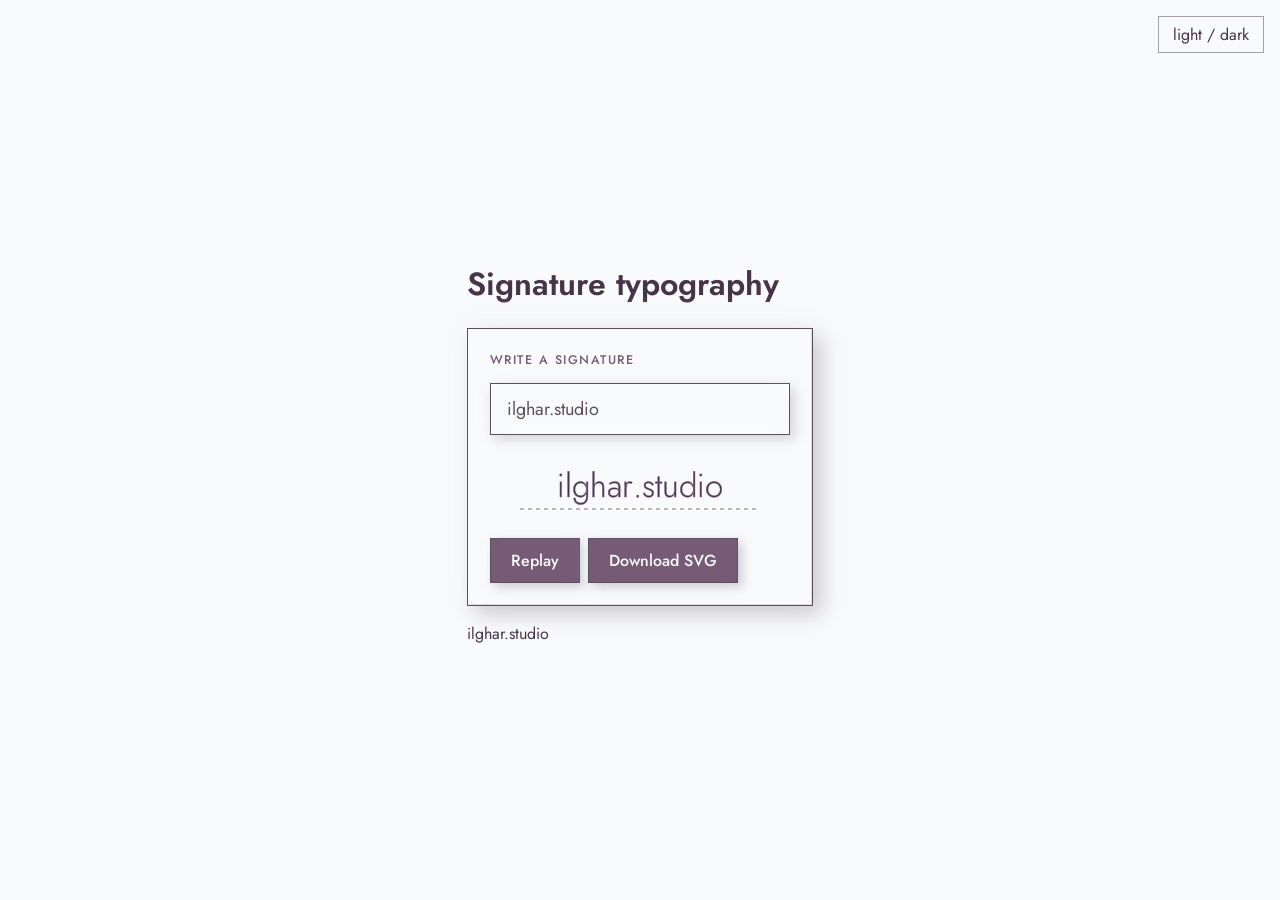
<file: index.html>
<!doctype html>
<html lang="en">
<head>
<meta charset="utf-8"><meta name="viewport" content="width=device-width,initial-scale=1">
<title>Signature typography — ilghar.studio</title>
<link rel="stylesheet" href="src/signature.css">
<style>@font-face{font-family:Jost;font-style:normal;font-weight:300;font-display:swap;src:url("site/fonts/jost-latin-ext-300-normal.woff2") format("woff2");unicode-range:U+0100-02BA,U+02BD-02C5,U+02C7-02CC,U+02CE-02D7,U+02DD-02FF,U+0304,U+0308,U+0329,U+1D00-1DBF,U+1E00-1E9F,U+1EF2-1EFF,U+2020,U+20A0-20AB,U+20AD-20C0,U+2113,U+2C60-2C7F,U+A720-A7FF;}@font-face{font-family:Jost;font-style:normal;font-weight:300;font-display:swap;src:url("site/fonts/jost-latin-300-normal.woff2") format("woff2");unicode-range:U+0000-00FF,U+0131,U+0152-0153,U+02BB-02BC,U+02C6,U+02DA,U+02DC,U+0304,U+0308,U+0329,U+2000-206F,U+20AC,U+2122,U+2191,U+2193,U+2212,U+2215,U+FEFF,U+FFFD;}@font-face{font-family:Jost;font-style:normal;font-weight:400;font-display:swap;src:url("site/fonts/jost-latin-ext-400-normal.woff2") format("woff2");unicode-range:U+0100-02BA,U+02BD-02C5,U+02C7-02CC,U+02CE-02D7,U+02DD-02FF,U+0304,U+0308,U+0329,U+1D00-1DBF,U+1E00-1E9F,U+1EF2-1EFF,U+2020,U+20A0-20AB,U+20AD-20C0,U+2113,U+2C60-2C7F,U+A720-A7FF;}@font-face{font-family:Jost;font-style:normal;font-weight:400;font-display:swap;src:url("site/fonts/jost-latin-400-normal.woff2") format("woff2");unicode-range:U+0000-00FF,U+0131,U+0152-0153,U+02BB-02BC,U+02C6,U+02DA,U+02DC,U+0304,U+0308,U+0329,U+2000-206F,U+20AC,U+2122,U+2191,U+2193,U+2212,U+2215,U+FEFF,U+FFFD;}@font-face{font-family:Jost;font-style:normal;font-weight:500;font-display:swap;src:url("site/fonts/jost-latin-ext-500-normal.woff2") format("woff2");unicode-range:U+0100-02BA,U+02BD-02C5,U+02C7-02CC,U+02CE-02D7,U+02DD-02FF,U+0304,U+0308,U+0329,U+1D00-1DBF,U+1E00-1E9F,U+1EF2-1EFF,U+2020,U+20A0-20AB,U+20AD-20C0,U+2113,U+2C60-2C7F,U+A720-A7FF;}@font-face{font-family:Jost;font-style:normal;font-weight:500;font-display:swap;src:url("site/fonts/jost-latin-500-normal.woff2") format("woff2");unicode-range:U+0000-00FF,U+0131,U+0152-0153,U+02BB-02BC,U+02C6,U+02DA,U+02DC,U+0304,U+0308,U+0329,U+2000-206F,U+20AC,U+2122,U+2191,U+2193,U+2212,U+2215,U+FEFF,U+FFFD;}@font-face{font-family:Jost;font-style:normal;font-weight:600;font-display:swap;src:url("site/fonts/jost-latin-ext-600-normal.woff2") format("woff2");unicode-range:U+0100-02BA,U+02BD-02C5,U+02C7-02CC,U+02CE-02D7,U+02DD-02FF,U+0304,U+0308,U+0329,U+1D00-1DBF,U+1E00-1E9F,U+1EF2-1EFF,U+2020,U+20A0-20AB,U+20AD-20C0,U+2113,U+2C60-2C7F,U+A720-A7FF;}@font-face{font-family:Jost;font-style:normal;font-weight:600;font-display:swap;src:url("site/fonts/jost-latin-600-normal.woff2") format("woff2");unicode-range:U+0000-00FF,U+0131,U+0152-0153,U+02BB-02BC,U+02C6,U+02DA,U+02DC,U+0304,U+0308,U+0329,U+2000-206F,U+20AC,U+2122,U+2191,U+2193,U+2212,U+2215,U+FEFF,U+FFFD;}@font-face{font-family:Jost;font-style:italic;font-weight:400;font-display:swap;src:url("site/fonts/jost-latin-ext-400-italic.woff2") format("woff2");unicode-range:U+0100-02BA,U+02BD-02C5,U+02C7-02CC,U+02CE-02D7,U+02DD-02FF,U+0304,U+0308,U+0329,U+1D00-1DBF,U+1E00-1E9F,U+1EF2-1EFF,U+2020,U+20A0-20AB,U+20AD-20C0,U+2113,U+2C60-2C7F,U+A720-A7FF;}@font-face{font-family:Jost;font-style:italic;font-weight:400;font-display:swap;src:url("site/fonts/jost-latin-400-italic.woff2") format("woff2");unicode-range:U+0000-00FF,U+0131,U+0152-0153,U+02BB-02BC,U+02C6,U+02DA,U+02DC,U+0304,U+0308,U+0329,U+2000-206F,U+20AC,U+2122,U+2191,U+2193,U+2212,U+2215,U+FEFF,U+FFFD;}@font-face{font-family:Vazirmatn;font-style:normal;font-weight:100 900;font-display:swap;src:url("site/fonts/vazirmatn-fa.woff2") format("woff2");unicode-range:U+0600-06FF,U+200C-200D,U+FB50-FDFF,U+FE70-FEFF;}</style>
<style>
:root{--canvas:#f9fafb;--ink:#473448;--muted:#7d5a7c;--credit:#473448;--line:#a6a1a7}
@media (prefers-color-scheme: dark){:root:not(.light){--canvas:#2a272d;--ink:#f9fafb;--muted:#856a8e;--credit:#856a8e;--line:#a6a1a7}}
:root.dark{--canvas:#2a272d;--ink:#f9fafb;--muted:#856a8e;--credit:#856a8e;--line:#a6a1a7}
body{margin:0;min-height:100vh;display:grid;place-items:center;background:var(--canvas);font-family:Jost;color:var(--ink)}
.credit{color:var(--credit);font-family:Jost}
#theme-toggle{position:fixed;top:16px;right:16px;font:inherit;padding:6px 14px;border-radius:0;border:1px solid var(--line);background:transparent;color:var(--ink);cursor:pointer}
#theme-toggle:focus-visible{outline:2px solid var(--muted);outline-offset:2px}
</style>
</head>
<body>
<button id="theme-toggle" type="button" aria-pressed="false" aria-label="Dark theme off">light / dark</button>
<main>
  <h1>Signature typography</h1>
  <div id="signature"></div>
  <p class="credit">ilghar.studio</p>
</main>
<script src="src/signature.js"></script>
<script>mountSignature(document.getElementById("signature"), { text: "ilghar.studio" });</script>
<script>
(function () {
  var root = document.documentElement, key = "sig-theme", saved = null;
  try { saved = localStorage.getItem(key); } catch (e) {}
  if (saved === "dark" || saved === "light") root.classList.add(saved);
  var btn = document.getElementById("theme-toggle");
  function isDark() { return root.classList.contains("dark") || (!root.classList.contains("light") && matchMedia("(prefers-color-scheme: dark)").matches); }
  function sync() { var d = isDark(); btn.setAttribute("aria-pressed", d ? "true" : "false"); btn.setAttribute("aria-label", d ? "Dark theme on" : "Dark theme off"); }
  sync();
  matchMedia("(prefers-color-scheme: dark)").addEventListener("change", sync);
  btn.addEventListener("click", function () {
    var next = isDark() ? "light" : "dark";
    root.classList.remove("dark", "light"); root.classList.add(next);
    try { localStorage.setItem(key, next); } catch (e) {}
    sync();
  });
})();
</script>
</body>
</html>
</file>
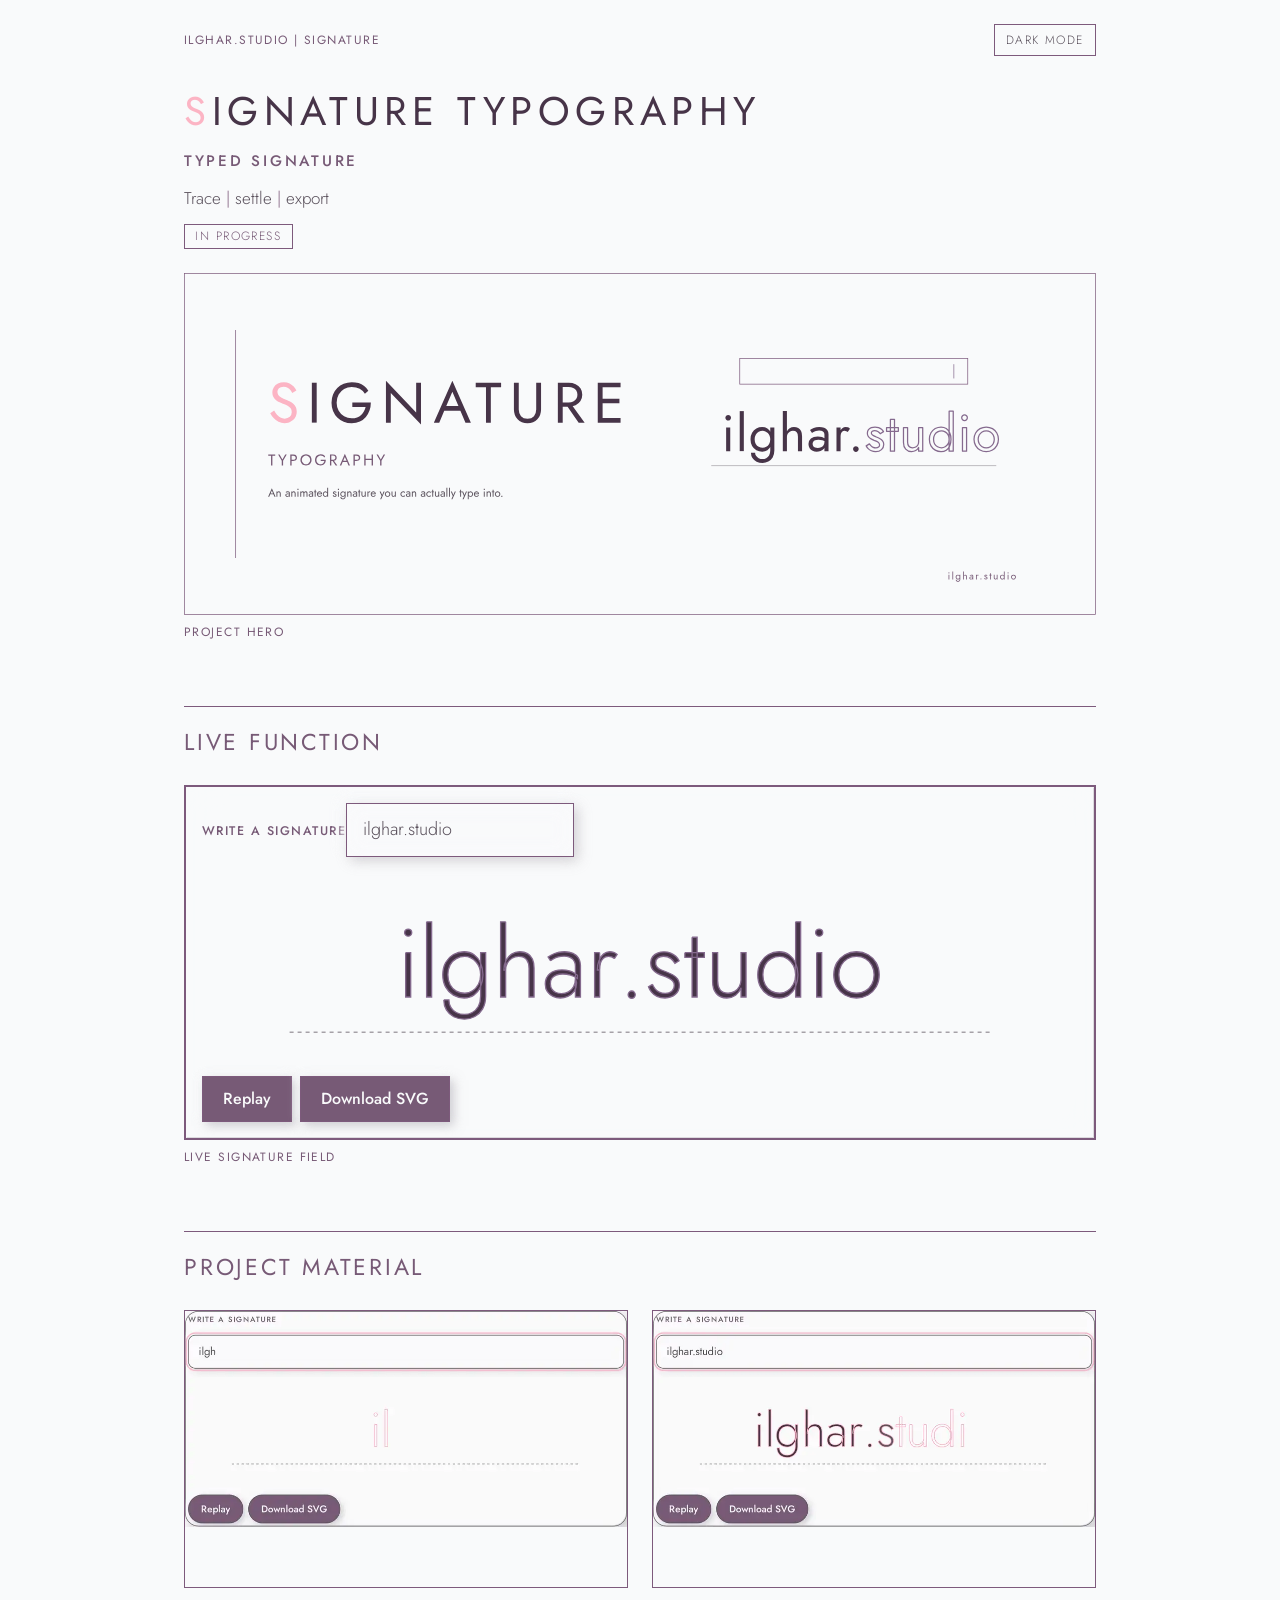
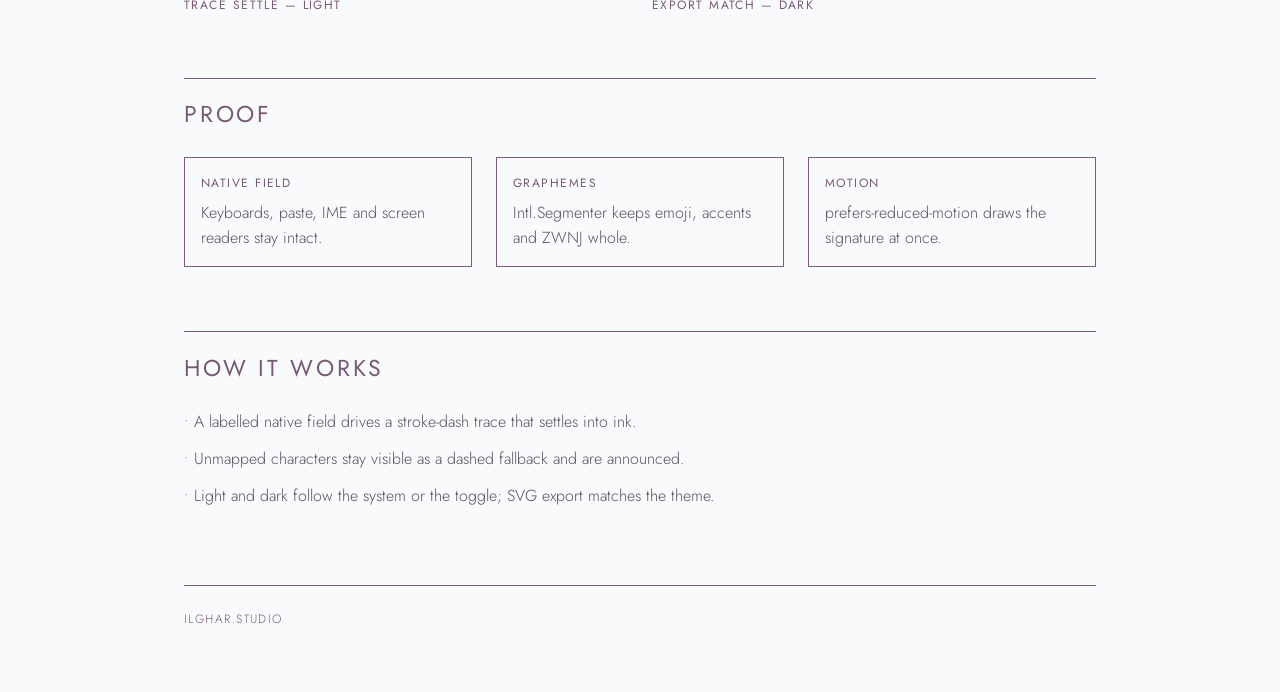
<file: site/index.html>
<!doctype html>
<html lang="en">
<head>
<meta charset="utf-8"><meta name="viewport" content="width=device-width,initial-scale=1">
<title>Signature typography · ilghar.studio</title>
<meta property="og:title" content="Signature typography · ilghar.studio">
<meta property="og:image" content="og/og-light.svg">
<meta property="og:image:width" content="1200">
<meta property="og:image:height" content="630">
<meta name="twitter:card" content="summary_large_image">
<meta name="twitter:image" content="og/og-light.svg">
<link rel="stylesheet" href="tokens.css">
<link rel="stylesheet" href="pages-shell.css">
<link rel="stylesheet" href="src/signature.css">
<style>
@font-face{font-family:Jost;font-style:normal;font-weight:300;font-display:swap;src:url("fonts/jost-latin-300-normal.woff2") format("woff2")}
@font-face{font-family:Jost;font-style:normal;font-weight:400;font-display:swap;src:url("fonts/jost-latin-400-normal.woff2") format("woff2")}
@font-face{font-family:Jost;font-style:normal;font-weight:500;font-display:swap;src:url("fonts/jost-latin-500-normal.woff2") format("woff2")}
#demo{width:100%}
.frame.live .live{padding:16px}

/* Live field fills the single 12-span frame; soft neumorphic stays on .sig */
.frame.live .live{height:auto;overflow:visible;display:block}
.frame.live .live .sig{max-width:none;width:100%;box-sizing:border-box;height:auto}
@media (max-width:600px){
  .frame.live .live{padding:12px}
  .frame.live .live .sig{padding:12px;gap:10px}
}

/* hero art sized by pages-shell .hero-art (8:3, no outer frame) */
</style>
</head>
<body>
<div class="ilg-case">
<main>
  <header class="site span12">
    <p class="brand-label">ilghar.studio | signature</p>
    <button type="button" class="theme-toggle" aria-pressed="false">Dark mode</button>
  </header>
  <header class="hero span12">
    <h1 class="name"><span class="first">S</span>ignature typography</h1>
    <p class="title">Typed signature</p>
    <p class="sub"><span>Trace</span><span>settle</span><span>export</span></p>
    <span class="status">In progress</span>
  </header>

  <figure class="span12">
    <picture class="hero-art">
        <source media="(prefers-color-scheme: dark)" srcset="hero/hero-dark.svg">
        <img src="hero/hero-light.svg" width="1280" height="480" alt="SIGNATURE / TYPOGRAPHY — An animated signature you can actually type into.">
      </picture>
    <figcaption>Project hero</figcaption>
  </figure>
  <section class="span12" aria-label="Live function">
    <h2>Live function</h2>
    <figure>
      <div class="frame live"><div class="live" id="demo"></div></div>
      <figcaption>Live signature field</figcaption>
    </figure>
  </section>

  <section class="span12" aria-label="Project material">
    <h2>Project material</h2>
    <div class="grid-66">
      <figure>
        <div class="frame r1610">
          <picture>
            <source media="(prefers-color-scheme: dark)" srcset="hero/f1-dark.webp">
            <img src="hero/f1-light.webp" width="960" height="600" alt="Signature field tracing ilghar.studio stroke by stroke on light paper.">
          </picture>
        </div>
        <figcaption>Trace settle — light</figcaption>
      </figure>
      <figure>
        <div class="frame r1610">
          <picture>
            <source media="(prefers-color-scheme: dark)" srcset="hero/f2-dark.webp">
            <img src="hero/f2-light.webp" width="960" height="600" alt="Exported signature SVG settled in ink after the draw animation.">
          </picture>
        </div>
        <figcaption>Export match — dark</figcaption>
      </figure>
    </div>
  </section>
  <section class="span12" aria-label="Proof">
    <h2>Proof</h2>
    <div class="grid-444">
      <div class="card"><h3>Native field</h3><p>Keyboards, paste, IME and screen readers stay intact.</p></div>
      <div class="card"><h3>Graphemes</h3><p>Intl.Segmenter keeps emoji, accents and ZWNJ whole.</p></div>
      <div class="card"><h3>Motion</h3><p>prefers-reduced-motion draws the signature at once.</p></div>
    </div>
  </section>
  <section class="span12">
    <h2>How it works</h2>
    <ul class="dots">
      <li>A labelled native field drives a stroke-dash trace that settles into ink.</li>
      <li>Unmapped characters stay visible as a dashed fallback and are announced.</li>
      <li>Light and dark follow the system or the toggle; SVG export matches the theme.</li>
    </ul>
  </section>
  <footer class="span12">ilghar.studio</footer>
</main>
</div>
<script>
(function(){var r=document.documentElement;var b=document.querySelector(".theme-toggle");if(!b)return;var k="ilg-theme";var m=window.matchMedia&&matchMedia("(prefers-color-scheme: dark)");var s=null;try{s=localStorage.getItem(k)}catch(e){}function dark(){var t=r.getAttribute("data-theme");return t?t==="dark":!!(m&&m.matches)}function sync(){var d=dark();b.setAttribute("aria-pressed",String(d));b.textContent=d?"Light mode":"Dark mode";var root=document.querySelector(".ilg-case");if(d){root.setAttribute("data-theme","dark");r.setAttribute("data-theme","dark")}else{root.setAttribute("data-theme","light");r.setAttribute("data-theme","light")}}if(s==="dark"||s==="light"){r.setAttribute("data-theme",s);document.querySelector(".ilg-case").setAttribute("data-theme",s)}sync();if(m&&m.addEventListener)m.addEventListener("change",sync);b.addEventListener("click",function(){var n=dark()?"light":"dark";r.setAttribute("data-theme",n);document.querySelector(".ilg-case").setAttribute("data-theme",n);try{localStorage.setItem(k,n)}catch(e){}sync()})})();
</script>
<script src="src/signature.js"></script>
<script>mountSignature(document.getElementById("demo"), { text: "ilghar.studio" });</script>
</body>
</html>
</file>
<file: src/signature.css>
/* Signature field — PDF palette + transparent neumorphic UI (Hāèl Nov 4).
   Shadows: light paper+#a6a1a7; dark #2a272d+#473448.
   Interactive edges: ink / #d4d2d2 hairline. Panel text ≥4.5:1. */
.sig {
  --sig-paper: #f9fafb;
  --sig-cover: #f9fafb;
  --sig-ink: #5a515c;
  --sig-ink-deep: #473448;
  --sig-label: #775a76;
  --sig-title: #856a8e;
  --sig-muted: #7d5a7c;
  --sig-grey2: #a6a1a7;
  --sig-line: #a6a1a7;
  --sig-pink: #856a8e;
  --sig-rose: #856a8e;
  --sig-accent: #775a76;
  --sig-accent-fg: #f9fafb;
  --sig-panel: color-mix(in srgb, var(--sig-paper) 72%, transparent);
  --sig-panel-solid: var(--sig-cover);
  --sig-hair: var(--sig-ink);
  --sig-shadow-hi: var(--sig-paper);
  --sig-shadow-lo: var(--sig-grey2);
  --sig-ease: cubic-bezier(0.22, 1, 0.36, 1);
  font-family:Jost;
  color: var(--sig-ink);
  display: grid;
  gap: 14px;
  padding: 22px;
  border-radius:0;
  max-width: 800px;
  background: var(--sig-panel);
  -webkit-backdrop-filter: blur(18px) saturate(1.1);
  backdrop-filter: blur(18px) saturate(1.1);
  border: 1px solid var(--sig-hair);
  box-shadow:
    8px 8px 20px color-mix(in srgb, var(--sig-shadow-lo) 55%, transparent),
    -8px -8px 20px color-mix(in srgb, var(--sig-shadow-hi) 90%, transparent),
    inset 1px 1px 0 color-mix(in srgb, var(--sig-shadow-hi) 70%, transparent),
    inset -1px -1px 0 color-mix(in srgb, var(--sig-shadow-lo) 35%, transparent);
}
.sig__label {
  font-size: 0.78rem;
  letter-spacing: 0.12em;
  text-transform: uppercase;
  font-weight: 500;
  color: var(--sig-label);
}
.sig__input {
  font: inherit;
  font-size: 1.125rem;
  padding: 12px 16px;
  border-radius:0;
  color: var(--sig-ink);
  background: color-mix(in srgb, var(--sig-paper) 55%, transparent);
  -webkit-backdrop-filter: blur(10px);
  backdrop-filter: blur(10px);
  border: 1px solid var(--sig-hair);
  box-shadow:
    4px 4px 12px color-mix(in srgb, var(--sig-shadow-lo) 45%, transparent),
    -4px -4px 12px color-mix(in srgb, var(--sig-shadow-hi) 85%, transparent);
}
.sig__input:focus-visible,
.sig__replay:focus-visible {
  outline: 2px solid var(--sig-pink);
  outline-offset: 2px;
}
.sig__svg { width: 100%; height: auto; display: block; }
.sig__text {
  font-family:Jost;
  font-weight: 300;
  font-size: 88px;
  fill: var(--sig-ink-deep);
  stroke: var(--sig-pink);
  stroke-width: 1.2;
}
.sig__rule {
  stroke: var(--sig-grey2);
  stroke-width: 1.5;
  stroke-dasharray: 4 4;
  vector-effect: non-scaling-stroke;
}
.sig__glyph.is-drawing {
  fill-opacity: 0;
  stroke-dasharray: 400;
  stroke-dashoffset: 400;
  animation: sig-draw 900ms var(--sig-ease) forwards;
}
@keyframes sig-draw {
  60% { fill-opacity: 0; stroke-dashoffset: 0; }
  100% { fill-opacity: 1; stroke-dashoffset: 0; }
}
.sig__replay {
  justify-self: start;
  font: inherit;
  font-weight: 500;
  padding: 10px 20px;
  border-radius:0;
  cursor: pointer;
  color: var(--sig-accent-fg);
  background: var(--sig-accent);
  border: 1px solid var(--sig-hair);
  box-shadow:
    4px 4px 10px color-mix(in srgb, var(--sig-shadow-lo) 50%, transparent),
    -3px -3px 8px color-mix(in srgb, var(--sig-shadow-hi) 80%, transparent);
}
.sig__replay:hover {
  filter: brightness(1.05);
}
.sig__live {
  position: absolute;
  width: 1px;
  height: 1px;
  overflow: hidden;
  clip: rect(0 0 0 0);
}
.sig__actions { display: flex; flex-wrap: wrap; gap: 8px; align-items: center; }
.sig__glyph--unmapped {
  fill: var(--sig-muted);
  stroke: var(--sig-muted);
  stroke-dasharray: 3 3;
  font-family:Jost;
}
@media (prefers-reduced-motion: reduce) {
  .sig__glyph { animation: none !important; fill-opacity: 1 !important; stroke-dashoffset: 0 !important; }
}

/* Dark: dual shadow #2a272d + #473448; label #a6a1a7; hairline #d4d2d2 */
.dark .sig,
.sig.sig--dark {
  --sig-paper: #2a272d;
  --sig-cover: #2a272d;
  --sig-ink: #d4d2d2;
  --sig-ink-deep: #856a8e;
  --sig-label: #a6a1a7;
  --sig-title: #856a8e;
  --sig-muted: #a6a1a7;
  --sig-grey2: #a6a1a7;
  --sig-line: #5a515c;
  --sig-pink: #856a8e;
  --sig-rose: #856a8e;
  --sig-accent: #856a8e;
  --sig-accent-fg: #2a272d;
  --sig-panel: color-mix(in srgb, #2a272d 70%, transparent);
  --sig-hair: #d4d2d2;
  --sig-shadow-hi: #473448;
  --sig-shadow-lo: #2a272d;
}
.dark .sig .sig__replay,
.sig.sig--dark .sig__replay {
  background: var(--sig-accent);
  color: var(--sig-accent-fg);
}

@media (prefers-color-scheme: dark) {
  .sig:not(.sig--light) {
    --sig-paper: #2a272d;
    --sig-cover: #2a272d;
    --sig-ink: #d4d2d2;
    --sig-ink-deep: #856a8e;
    --sig-label: #a6a1a7;
    --sig-title: #856a8e;
    --sig-muted: #a6a1a7;
    --sig-grey2: #a6a1a7;
    --sig-line: #5a515c;
    --sig-pink: #856a8e;
    --sig-rose: #856a8e;
    --sig-accent: #856a8e;
    --sig-accent-fg: #2a272d;
    --sig-panel: color-mix(in srgb, #2a272d 70%, transparent);
    --sig-hair: #d4d2d2;
    --sig-shadow-hi: #473448;
    --sig-shadow-lo: #2a272d;
  }
  .sig:not(.sig--light) .sig__replay {
    background: var(--sig-accent);
    color: var(--sig-accent-fg);
  }
  .light .sig {
    --sig-paper: #f9fafb;
    --sig-cover: #f9fafb;
    --sig-ink: #5a515c;
    --sig-ink-deep: #473448;
    --sig-label: #775a76;
    --sig-title: #856a8e;
    --sig-muted: #7d5a7c;
    --sig-grey2: #a6a1a7;
    --sig-line: #a6a1a7;
    --sig-pink: #856a8e;
    --sig-accent: #775a76;
    --sig-accent-fg: #f9fafb;
    --sig-panel: color-mix(in srgb, #f9fafb 72%, transparent);
    --sig-hair: #5a515c;
    --sig-shadow-hi: #f9fafb;
    --sig-shadow-lo: #a6a1a7;
  }
  .light .sig .sig__replay {
    background: var(--sig-accent);
    color: var(--sig-accent-fg);
  }
}

.sig.sig--light,
.dark .sig.sig--light {
  --sig-paper: #f9fafb;
  --sig-cover: #f9fafb;
  --sig-ink: #5a515c;
  --sig-ink-deep: #473448;
  --sig-label: #775a76;
  --sig-title: #856a8e;
  --sig-muted: #7d5a7c;
  --sig-grey2: #a6a1a7;
  --sig-line: #a6a1a7;
  --sig-pink: #856a8e;
  --sig-accent: #775a76;
  --sig-accent-fg: #f9fafb;
  --sig-panel: color-mix(in srgb, #f9fafb 72%, transparent);
  --sig-hair: #5a515c;
  --sig-shadow-hi: #f9fafb;
  --sig-shadow-lo: #a6a1a7;
}
.dark .sig.sig--light .sig__replay {
  background: var(--sig-accent);
  color: var(--sig-accent-fg);
}
.light .sig.sig--dark {
  --sig-paper: #2a272d;
  --sig-cover: #2a272d;
  --sig-ink: #d4d2d2;
  --sig-ink-deep: #856a8e;
  --sig-label: #a6a1a7;
  --sig-title: #856a8e;
  --sig-muted: #a6a1a7;
  --sig-grey2: #a6a1a7;
  --sig-line: #5a515c;
  --sig-pink: #856a8e;
  --sig-accent: #856a8e;
  --sig-accent-fg: #2a272d;
  --sig-panel: color-mix(in srgb, #2a272d 70%, transparent);
  --sig-hair: #d4d2d2;
  --sig-shadow-hi: #473448;
  --sig-shadow-lo: #2a272d;
}
.light .sig.sig--dark .sig__replay {
  background: var(--sig-accent);
  color: var(--sig-accent-fg);
}

/* Fallback when color-mix unsupported: solid cover-paper panel */
@supports not (background: color-mix(in srgb, white 50%, transparent)) {
  .sig { background: var(--sig-panel-solid); }
  .sig__input { background: var(--sig-paper); }
}

/* narrow: actions below preview (do not overlay the SVG) */
@media (max-width:600px){
  .sig{display:flex;flex-direction:column;gap:10px;max-width:none}
  .sig__svg{order:3;flex:0 0 auto}
  .sig__label{order:1}
  .sig__input{order:2}
  .sig__actions{order:4;position:static;margin-top:4px}
  .sig__live{order:5}
}
</file>
<file: site/tokens.css>
/* ilghar.studio tokens — PDF palette, canonical. No blue. */
:root{
  --paper:#f9fafb; --ink:#5a515c; --plum:#473448;
  --mauve-em:#856a8e; --mauve-line:#7d5a7c; --mauve-label:#775a76;
  --grey:#948e95; --grey-soft:#a6a1a7; --pink:#fcb4c4; --card:#2a272d; --on-dark:#d4d2d2;
  --bg:var(--paper); --fg:var(--ink); --head:var(--plum); --label:var(--mauve-label); --line:var(--mauve-line);
  --font:"Brandon Text",Jost,Jost; --font-fa:Vazirmatn,"Brandon Text",Jost;
  --col:960px;
  color-scheme:light dark;
}
@media (prefers-color-scheme:dark){
  :root{--bg:var(--card); --fg:var(--on-dark); --head:var(--on-dark); --label:var(--grey-soft); --line:var(--mauve-em);}
}
*{box-sizing:border-box}
body{margin:0;background:var(--bg);color:var(--fg);font:300 16px/1.55 Jost} p{max-width:64ch;margin:0 0 12px} b,strong{font-weight:inherit}
main{max-width:var(--col);margin:0 auto;padding:0 24px}
@media (max-width:600px){main{padding:0 20px}}
img,svg,video,iframe,canvas,figure{max-width:100%;height:auto}
.name{font-size:40px;font-weight:400;letter-spacing:.14em;text-transform:uppercase;color:var(--head);margin:0} @media (max-width:600px){.name{font-size:30px}}
.first{color:var(--pink)}
.title{font-weight:500;font-size:.95rem;letter-spacing:.18em;text-transform:uppercase;color:var(--label)}
.sub{font-size:.85rem;color:var(--fg)} .sub span+span::before{content:" | ";color:var(--line)}
h2{font-weight:400;font-size:23px;letter-spacing:.12em;text-transform:uppercase;color:var(--label);border-top:1px solid var(--line);padding-top:.8em}
.cards{display:grid;grid-template-columns:repeat(auto-fit,minmax(240px,1fr));gap:16px}
.frame,.card{border:1px solid var(--line);border-radius:0;box-shadow:none;background:var(--bg);width:100%;margin:0}
.card{padding:16px}
.frame>img,.frame>canvas,.frame>iframe{display:block;width:100%}
figcaption{margin-top:8px;font-size:12px;font-weight:400;letter-spacing:.12em;text-transform:uppercase;color:var(--label)}
section{margin-top:64px} @media (max-width:600px){section{margin-top:48px}}
.r83{aspect-ratio:8/3}.r1610{aspect-ratio:16/10}.r43{aspect-ratio:4/3}
.cards{gap:24px}
ul.dots{list-style:none;padding:0} ul.dots li::before{content:"• ";color:var(--pink)}
a{color:var(--mauve-em)}
</file>
<file: site/pages-shell.css>
/* LAYOUT.md shell — load after tokens.css. Aliases + 12-col + theme toggle. */
:root{
  --canvas:var(--bg); --surface:var(--bg); --accent:var(--mauve-em); --accent-fg:var(--paper);
  --accent-dot:#856a8e; --ring:var(--mauve-line); --muted:var(--grey); --subtle:var(--grey-soft);
  --font-sans:var(--font); --title-lat-family:var(--font); --title-lat-weight:400;
  --label-weight:400; --figure-bg:var(--bg);
}
@media (prefers-color-scheme:dark){
  :root{--accent-fg:var(--card); --canvas:var(--bg); --surface:var(--bg);}
}
[data-theme=dark]{
  --bg:var(--card); --fg:var(--on-dark); --head:var(--on-dark); --label:var(--grey-soft); --line:var(--mauve-em);
  --canvas:var(--bg); --surface:var(--bg); --accent-fg:var(--card);
}
[data-theme=light]{
  --bg:var(--paper); --fg:var(--ink); --head:var(--plum); --label:var(--mauve-label); --line:var(--mauve-line);
  --canvas:var(--bg); --surface:var(--bg); --accent-fg:var(--paper);
}
html,body{background:var(--bg);color:var(--fg)}
.ilg-case{min-height:100dvh;background:var(--bg);color:var(--fg)}
main{
  max-width:var(--col);margin:0 auto;padding:24px 24px 64px;
  display:grid;grid-template-columns:repeat(12,minmax(0,1fr));column-gap:24px;row-gap:0;
}
@media (max-width:600px){main{padding:20px 20px 48px}}
main>*{grid-column:1/-1}
.span12{grid-column:1/-1}
.span6{grid-column:span 6}
.span4{grid-column:span 4}
@media (max-width:600px){.span6,.span4{grid-column:1/-1}}
.grid-66{display:grid;grid-template-columns:1fr 1fr;gap:24px}
.grid-444{display:grid;grid-template-columns:1fr 1fr 1fr;gap:24px}
@media (max-width:600px){.grid-66,.grid-444{grid-template-columns:1fr}}
header.site{display:flex;align-items:center;justify-content:space-between;gap:12px;margin:0 0 24px}
.brand-label{font-size:12px;font-weight:400;letter-spacing:.12em;text-transform:uppercase;color:var(--label);margin:0}
.theme-toggle,.ilg-theme-toggle{
  font:inherit;font-size:12px;letter-spacing:.12em;text-transform:uppercase;color:var(--fg);
  background:transparent;border:1px solid var(--line);border-radius:0;padding:.35rem .7rem;cursor:pointer;
}
.theme-toggle:focus-visible,.ilg-theme-toggle:focus-visible{outline:2px solid var(--line);outline-offset:2px}
.hero{text-align:left;margin:0 0 24px}
.hero .name,.hero h1{
  font-size:40px;font-weight:400;letter-spacing:.14em;text-transform:uppercase;color:var(--head);margin:0;
}
@media (max-width:600px){.hero .name,.hero h1{font-size:30px}}
.hero .first,.hero .initial{color:var(--pink)}
.hero .title{display:block;margin-top:8px;font-weight:500;font-size:.95rem;letter-spacing:.18em;text-transform:uppercase;color:var(--label)}
.hero .sub{font-size:17px;font-weight:300;color:var(--fg);margin:12px 0 0;max-width:64ch}
.hero .sub span+span::before{content:" | ";color:var(--line)}
.badge,.status{
  display:inline-block;margin-top:12px;border:1px solid var(--line);padding:.15rem .65rem;
  font-size:12px;letter-spacing:.12em;text-transform:uppercase;color:var(--label);border-radius:0;
}
.frame{border:1px solid var(--line);border-radius:0;box-shadow:none;background:var(--bg);width:100%;margin:0;padding:0;overflow:hidden}
.frame>img,.frame>canvas,.frame>iframe,.frame>svg,.frame>picture{display:block;width:100%;height:auto;border:0;border-radius:0}
.frame.r83{aspect-ratio:8/3}
.frame.r1610{aspect-ratio:16/10}
.frame.r43{aspect-ratio:4/3}
.frame.r83>*,.frame.r1610>*,.frame.r43>*{width:100%;height:100%;object-fit:cover}
.frame.placeholder{min-height:0;display:block;background:var(--bg)}
figure{margin:0}
figcaption,.cap{
  margin-top:8px;font-size:12px;font-weight:400;letter-spacing:.12em;text-transform:uppercase;color:var(--label);
}
h2{font-weight:400;font-size:23px;letter-spacing:.12em;text-transform:uppercase;color:var(--label);
  border-top:1px solid var(--line);padding-top:.8em;margin:0 0 24px}
.card{border:1px solid var(--line);border-radius:0;box-shadow:none;background:var(--bg);padding:16px;margin:0}
.card h3{font-size:12px;font-weight:400;letter-spacing:.12em;text-transform:uppercase;color:var(--label);margin:0 0 8px}
.card p{margin:0;font-size:16px;font-weight:300;max-width:64ch}
ul.dots{list-style:none;padding:0;margin:0}
ul.dots li{margin:0 0 12px;font-size:16px;font-weight:300;max-width:64ch}
ul.dots li::before{content:"• ";color:#856a8e}
a{color:var(--mauve-em)}
footer{margin-top:64px;padding-top:24px;border-top:1px solid var(--line);font-size:12px;letter-spacing:.12em;text-transform:uppercase;color:var(--label)}
/* kill legacy shadows/radii from any leftover inline */
.ilg-frame{border:1px solid var(--line);border-radius:0;box-shadow:none;background:var(--bg);padding:0;overflow:hidden;width:100%}
.board{margin:0}
.board img,.board picture{border-radius:0;box-shadow:none!important}

/* hero art: SVG has its own border — no outer .frame */
.hero-art{display:block;width:100%;max-width:100%;aspect-ratio:8/3;margin:0;padding:0;border:0!important;outline:0;overflow:hidden;background:transparent;border-radius:0;box-shadow:none;position:relative}
.hero-art img{position:absolute;inset:0;display:block;width:100%!important;height:100%!important;max-height:none;object-fit:fill;border:0;border-radius:0}
figure.span12 > .hero-art, figure.hero > .hero-art{width:100%}


/* section rhythm — exactly 64px (48px ≤600); no extra h2 top margin */
section{margin-top:64px;margin-bottom:0}
@media (max-width:600px){section{margin-top:48px}}
figure.span12{margin:0}

/* Live demo frames: full width, height follows content — no forced 16:10.
   Hero .hero-art stays 8:3; boards/cards keep .r1610 / .r43. */
section[aria-label="Live function"] .frame,
.frame.live,
#app-frame{
  aspect-ratio:auto;
  height:auto;
  min-height:0;
}
section[aria-label="Live function"] .frame > *,
.frame.live > *,
#app-frame > *{
  width:100%;
  height:auto;
  max-height:none;
  object-fit:unset;
  position:static;
}
section[aria-label="Live function"] .frame iframe,
.frame.live iframe{
  display:block;
  width:100%;
  height:auto;
  min-height:480px;
  border:0;
  position:static;
}
@media (max-width:600px){
  section[aria-label="Live function"] .frame iframe,
  .frame.live iframe{min-height:520px}
}

/* dark hero title: on-dark #d4d2d2; pink initial kept */
[data-theme=dark] .hero .name, html.dark .hero .name { color: #d4d2d2; }
[data-theme=dark] .hero .first, html.dark .hero .first { color: #fcb4c4; /* title initial */ }
</file>
<file: site/src/signature.css>
/* Signature field — soft neumorphic inside ONE 12-span .frame (Hāèl).
   Shadows: palette only (light paper+#a6a1a7; dark #2a272d+#473448).
   Interactive edges: 1px #7d5a7c hairline. Panel text measured ≥4.5:1. */
.sig {
  --sig-paper: #f9fafb;
  --sig-cover: #f9fafb;
  --sig-ink: #5a515c;
  --sig-ink-deep: #473448;
  --sig-label: #775a76;
  --sig-title: #856a8e;
  --sig-muted: #7d5a7c;
  --sig-grey2: #a6a1a7;
  --sig-line: #a6a1a7;
  --sig-pink: #856a8e;
  --sig-rose: #856a8e;
  --sig-accent: #775a76;
  --sig-accent-fg: #f9fafb;
  --sig-panel: color-mix(in srgb, var(--sig-paper) 72%, transparent);
  --sig-panel-solid: var(--sig-cover);
  --sig-hair: #7d5a7c;
  --sig-shadow-hi: var(--sig-paper);
  --sig-shadow-lo: var(--sig-grey2);
  --sig-ease: cubic-bezier(0.22, 1, 0.36, 1);
  font-family:Jost;
  color: var(--sig-ink);
  display: grid;
  gap: 14px;
  padding: 22px;
  border-radius:0;
  max-width: none;
  width: 100%;
  box-sizing: border-box;
  background: var(--sig-panel);
  -webkit-backdrop-filter: blur(18px) saturate(1.1);
  backdrop-filter: blur(18px) saturate(1.1);
  border: 1px solid var(--sig-hair);
  box-shadow:
    8px 8px 20px color-mix(in srgb, var(--sig-shadow-lo) 55%, transparent),
    -8px -8px 20px color-mix(in srgb, var(--sig-shadow-hi) 90%, transparent),
    inset 1px 1px 0 color-mix(in srgb, var(--sig-shadow-hi) 70%, transparent),
    inset -1px -1px 0 color-mix(in srgb, var(--sig-shadow-lo) 35%, transparent);
}
.sig__label {
  font-size: 0.78rem;
  letter-spacing: 0.12em;
  text-transform: uppercase;
  font-weight: 500;
  color: var(--sig-label);
}
.sig__input {
  font: inherit;
  font-size: 1.125rem;
  padding: 12px 16px;
  border-radius:0;
  color: var(--sig-ink);
  background: color-mix(in srgb, var(--sig-paper) 55%, transparent);
  -webkit-backdrop-filter: blur(10px);
  backdrop-filter: blur(10px);
  border: 1px solid var(--sig-hair);
  box-shadow:
    4px 4px 12px color-mix(in srgb, var(--sig-shadow-lo) 45%, transparent),
    -4px -4px 12px color-mix(in srgb, var(--sig-shadow-hi) 85%, transparent);
}
.sig__input:focus-visible,
.sig__replay:focus-visible {
  outline: 2px solid var(--sig-pink);
  outline-offset: 2px;
}
.sig__svg { width: 100%; height: auto; display: block; }
.sig__text {
  font-family:Jost;
  font-weight: 300;
  font-size: 88px;
  fill: var(--sig-ink-deep);
  stroke: var(--sig-pink);
  stroke-width: 1.2;
}
.sig__rule {
  stroke: var(--sig-grey2);
  stroke-width: 1.5;
  stroke-dasharray: 4 4;
  vector-effect: non-scaling-stroke;
}
.sig__glyph.is-drawing {
  fill-opacity: 0;
  stroke-dasharray: 400;
  stroke-dashoffset: 400;
  animation: sig-draw 900ms var(--sig-ease) forwards;
}
@keyframes sig-draw {
  60% { fill-opacity: 0; stroke-dashoffset: 0; }
  100% { fill-opacity: 1; stroke-dashoffset: 0; }
}
.sig__replay {
  justify-self: start;
  font: inherit;
  font-weight: 500;
  padding: 10px 20px;
  border-radius:0;
  cursor: pointer;
  color: var(--sig-accent-fg);
  background: var(--sig-accent);
  border: 1px solid var(--sig-hair);
  box-shadow:
    4px 4px 10px color-mix(in srgb, var(--sig-shadow-lo) 50%, transparent),
    -3px -3px 8px color-mix(in srgb, var(--sig-shadow-hi) 80%, transparent);
}
.sig__replay:hover {
  filter: brightness(1.05);
}
.sig__live {
  position: absolute;
  width: 1px;
  height: 1px;
  overflow: hidden;
  clip: rect(0 0 0 0);
}
.sig__actions { display: flex; flex-wrap: wrap; gap: 8px; align-items: center; }
.sig__glyph--unmapped {
  fill: var(--sig-muted);
  stroke: var(--sig-muted);
  stroke-dasharray: 3 3;
  font-family:Jost;
}
@media (prefers-reduced-motion: reduce) {
  .sig__glyph { animation: none !important; fill-opacity: 1 !important; stroke-dashoffset: 0 !important; }
}

/* Dark: dual shadow #2a272d+#473448; text ≥4.5:1; hairline #7d5a7c */
.dark .sig,
.sig.sig--dark {
  --sig-paper: #2a272d;
  --sig-cover: #2a272d;
  --sig-ink: #d4d2d2;
  --sig-ink-deep: #d4d2d2;
  --sig-label: #a6a1a7;
  --sig-title: #d4d2d2;
  --sig-muted: #a6a1a7;
  --sig-grey2: #a6a1a7;
  --sig-line: #5a515c;
  --sig-pink: #a6a1a7;
  --sig-rose: #a6a1a7;
  --sig-accent: #a6a1a7;
  --sig-accent-fg: #2a272d;
  --sig-panel: color-mix(in srgb, #2a272d 70%, transparent);
  --sig-hair: #7d5a7c;
  --sig-shadow-hi: #473448;
  --sig-shadow-lo: #2a272d;
}
.dark .sig .sig__replay,
.sig.sig--dark .sig__replay {
  background: var(--sig-accent);
  color: var(--sig-accent-fg);
}

@media (prefers-color-scheme: dark) {
  .sig:not(.sig--light) {
  --sig-paper: #2a272d;
  --sig-cover: #2a272d;
  --sig-ink: #d4d2d2;
  --sig-ink-deep: #d4d2d2;
  --sig-label: #a6a1a7;
  --sig-title: #d4d2d2;
  --sig-muted: #a6a1a7;
  --sig-grey2: #a6a1a7;
  --sig-line: #5a515c;
  --sig-pink: #a6a1a7;
  --sig-rose: #a6a1a7;
  --sig-accent: #a6a1a7;
  --sig-accent-fg: #2a272d;
  --sig-panel: color-mix(in srgb, #2a272d 70%, transparent);
  --sig-hair: #7d5a7c;
  --sig-shadow-hi: #473448;
  --sig-shadow-lo: #2a272d;
  }
  .sig:not(.sig--light) .sig__replay {
    background: var(--sig-accent);
    color: var(--sig-accent-fg);
  }
  .light .sig {
    --sig-paper: #f9fafb;
    --sig-cover: #f9fafb;
    --sig-ink: #5a515c;
    --sig-ink-deep: #473448;
    --sig-label: #775a76;
    --sig-title: #856a8e;
    --sig-muted: #7d5a7c;
    --sig-grey2: #a6a1a7;
    --sig-line: #a6a1a7;
    --sig-pink: #856a8e;
    --sig-accent: #775a76;
    --sig-accent-fg: #f9fafb;
    --sig-panel: color-mix(in srgb, #f9fafb 72%, transparent);
    --sig-hair: #7d5a7c;
    --sig-shadow-hi: #f9fafb;
    --sig-shadow-lo: #a6a1a7;
  }
  .light .sig .sig__replay {
    background: var(--sig-accent);
    color: var(--sig-accent-fg);
  }
}

.sig.sig--light,
.dark .sig.sig--light {
  --sig-paper: #f9fafb;
  --sig-cover: #f9fafb;
  --sig-ink: #5a515c;
  --sig-ink-deep: #473448;
  --sig-label: #775a76;
  --sig-title: #856a8e;
  --sig-muted: #7d5a7c;
  --sig-grey2: #a6a1a7;
  --sig-line: #a6a1a7;
  --sig-pink: #856a8e;
  --sig-accent: #775a76;
  --sig-accent-fg: #f9fafb;
  --sig-panel: color-mix(in srgb, #f9fafb 72%, transparent);
  --sig-hair: #7d5a7c;
  --sig-shadow-hi: #f9fafb;
  --sig-shadow-lo: #a6a1a7;
}
.dark .sig.sig--light .sig__replay {
  background: var(--sig-accent);
  color: var(--sig-accent-fg);
}
.light .sig.sig--dark {
  --sig-paper: #2a272d;
  --sig-cover: #2a272d;
  --sig-ink: #d4d2d2;
  --sig-ink-deep: #d4d2d2;
  --sig-label: #a6a1a7;
  --sig-title: #d4d2d2;
  --sig-muted: #a6a1a7;
  --sig-grey2: #a6a1a7;
  --sig-line: #5a515c;
  --sig-pink: #a6a1a7;
  --sig-rose: #a6a1a7;
  --sig-accent: #a6a1a7;
  --sig-accent-fg: #2a272d;
  --sig-panel: color-mix(in srgb, #2a272d 70%, transparent);
  --sig-hair: #7d5a7c;
  --sig-shadow-hi: #473448;
  --sig-shadow-lo: #2a272d;
}
.light .sig.sig--dark .sig__replay {
  background: var(--sig-accent);
  color: var(--sig-accent-fg);
}

/* Fallback when color-mix unsupported: solid cover-paper panel */
@supports not (background: color-mix(in srgb, white 50%, transparent)) {
  .sig { background: var(--sig-panel-solid); }
  .sig__input { background: var(--sig-paper); }
}

/* narrow: actions below preview (do not overlay the SVG) */
@media (max-width:600px){
  .sig{display:flex;flex-direction:column;gap:10px;max-width:none}
  .sig__svg{order:3;flex:0 0 auto}
  .sig__label{order:1}
  .sig__input{order:2}
  .sig__actions{order:4;position:static;margin-top:4px}
  .sig__live{order:5}
}

/* dark title on-dark */
.dark .sig, .sig.sig--dark, .dark .hero .name, [data-theme=dark] .hero .name, html.dark .hero .name {
  --sig-title: #d4d2d2;
}
.dark .hero .name, [data-theme=dark] .hero .name, html.dark .hero .name { color: #d4d2d2; }
.dark .hero .first, [data-theme=dark] .hero .first, html.dark .hero .first,
.dark .name .first, [data-theme=dark] .name .first, html.dark .name .first { color: #fcb4c4; /* pink title initial */ }
</file>
